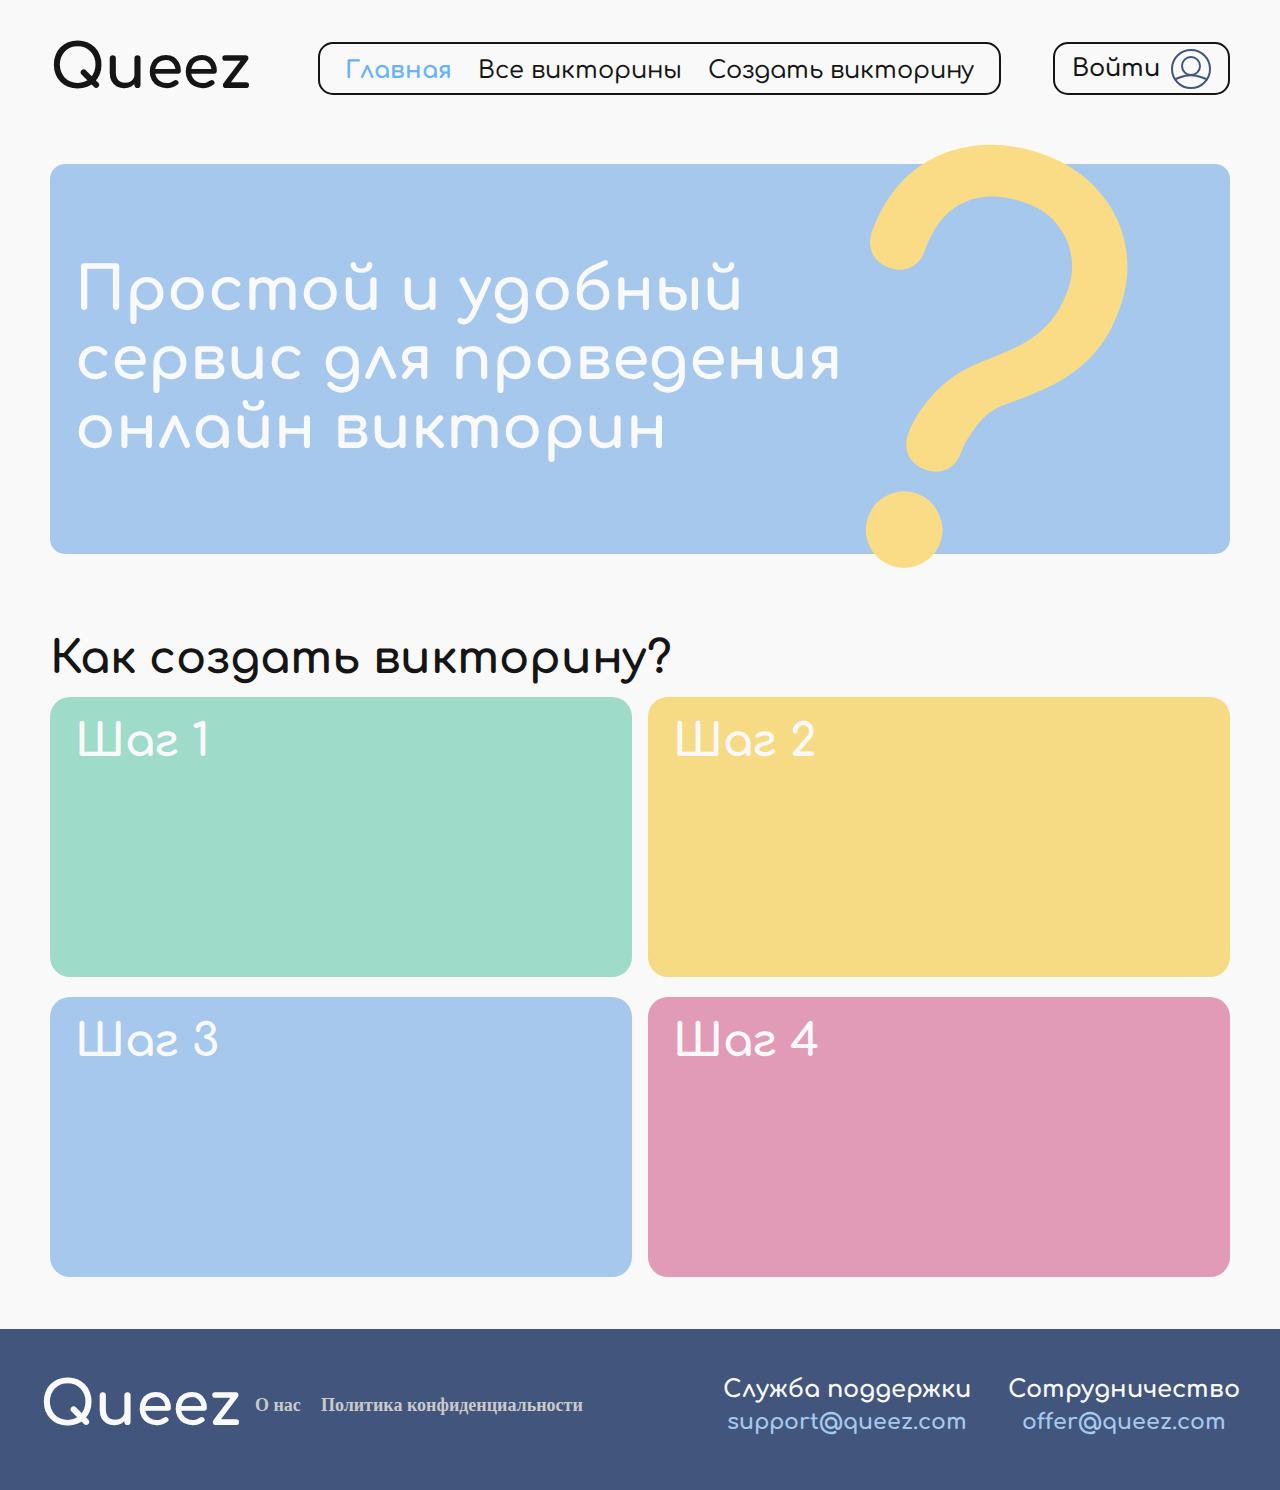
<file: index.html>
<!DOCTYPE html>
<html lang="en">

<head>
	<meta charset="UTF-8">
	<link rel="preconnect" href="https://fonts.googleapis.com">
	<link rel="preconnect" href="https://fonts.gstatic.com" crossorigin>
	<link
		href="https://fonts.googleapis.com/css2?family=Comfortaa:wght@300;400;500;600;700&family=Roboto:ital,wght@0,400;1,700&family=Space+Mono&display=swap"
		rel="stylesheet">
	<link href="css/normalize.css" rel="stylesheet">
	<link href="css/style.css" rel="stylesheet">
	<meta name="viewport" content="width=device-width, initial-scale=1.0">
	<title>Queez</title>
	<script defer src="./script.js"></script>
</head>

<body>
	<header class="header">
		<div class="container header__container">
			<div class="logo">
				<h1 class="Queez">Queez</h1>
			</div>
			<nav class="site-nav">
				<ul class="nav-list">
					<li class="nav-list-item active-page"><a href="#">Главная</a></li>
					<li class="nav-list-item"><a href="#">Все викторины</a></li>
					<li class="nav-list-item"><a href="vict.html">Создать викторину</a></li>
				</ul>
			</nav>
			<button class="login__btn">
				<!-- <a href="#" class="login">Войти</a> -->
				<p class="login__text">Войти</p>

				<img src="./img/icon.svg">
			</button>
		</div>
	</header>

	<main>
		<section id="hero">
			<div class="container hero__container">
				<div class="hero_content">
					<p class="h1-title">Простой и удобный сервис для проведения онлайн викторин</p>
				</div>
				<img class="hero__back" src="./img/_.png">
			</div>
		</section>

		<section id="how">
			<div class="container how__container">
				<h2 class="how__title">Как создать викторину?</h2>
				<ul class="how__list">
					<li class="how__item step-one">
						<div class="how__item-content">
							<h3 class="how__item-title">Шаг 1</h3>
							<p></p>
						</div>
					</li>
					<li class="how__item step-two">
						<div class="how__item-content">
							<h3 class="how__item-title">Шаг 2</h3>
							<p></p>
						</div>
					</li>
					<li class="how__item step-three">
						<div class="how__item-content">
							<h3 class="how__item-title">Шаг 3</h3>
							<p></p>
						</div>
					</li>					
					<li class="how__item step-four">
						<div class="how__item-content">
							<h3 class="how__item-title">Шаг 4</h3>
							<p></p>
						</div>
					</li>
				</ul>
			</div>
		</section>
	</main>

	<footer class="footer">
		<section id="footer">
			<div class="container footer__container">

				<div class="footer-logo">
					<h1 class="Queez">Queez</h1>
				</div>

				<ul class="footer-nav">
					<li class="footer-nav-item">
						<a class="footer__item-link" href="#">О нас</a>
					</li>
					<li class="footer-nav-item">
						<a class="footer__item-link" href="#">Политика конфиденциальности</a>
					</li>
				</ul>

				<address class="footer__contact">
					<h3 class="contact-title">Служба поддержки</h3>
					<p class="source"><a href="#">support@queez.com</a></p>
				</address>

				<address class="footer__contact">
					<h3 class="contact-title">Сотрудничество</h3>
					<p class="source"><a href="#">offer@queez.com</a></p>
				</address>

			</div>
		</section>
	</footer>
</body>

</html>
</file>
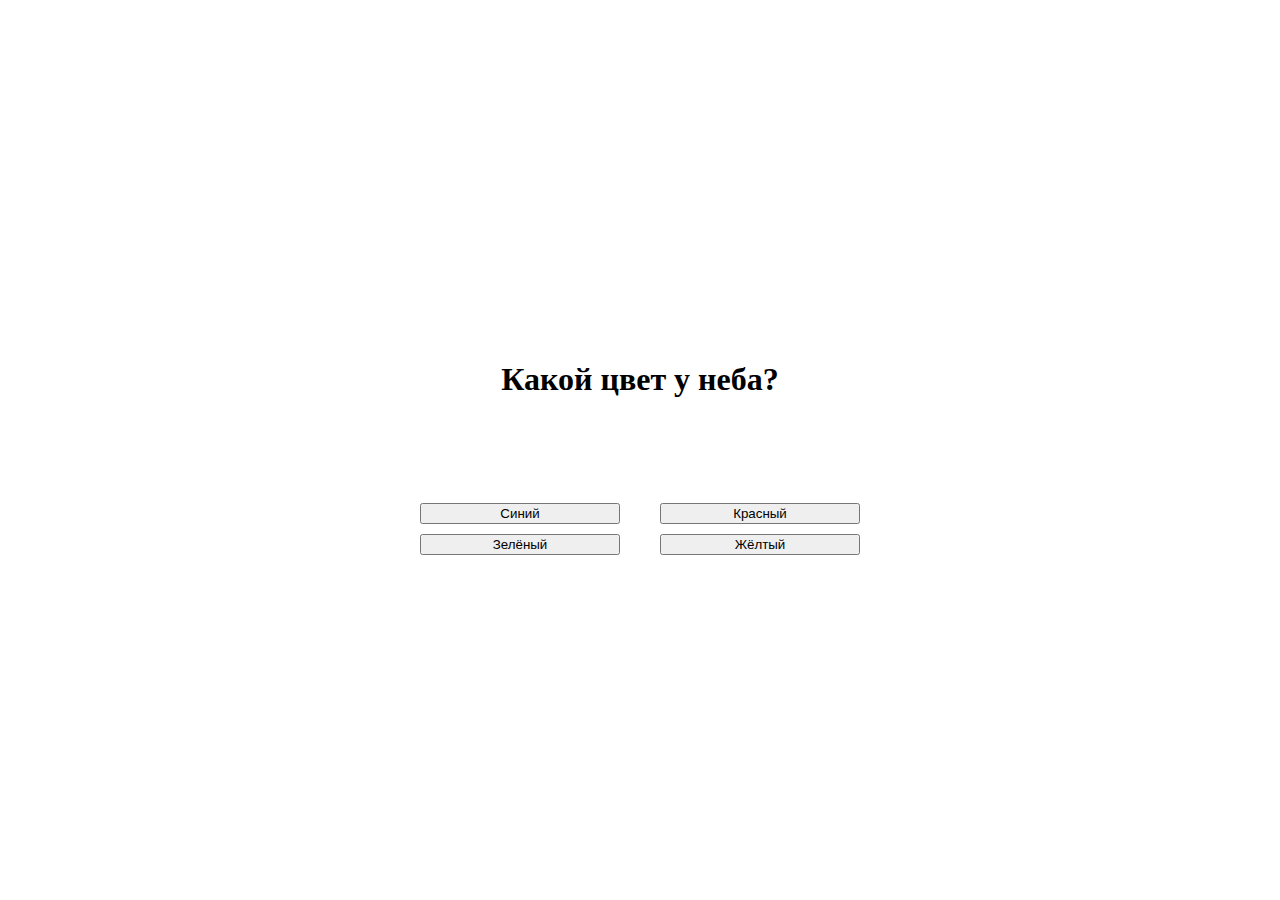
<file: game.html>
<!DOCTYPE html>
<html lang="ru">
<head>
	<meta charset="UTF-8">
	<meta name="viewport" content="width=device-width, initial-scale=1.0">
	<title>Game</title>
	<style>
		body, html {
				height: 100%;
				margin: 0;
				display: flex;
				flex-direction: column;
				justify-content: center;
				align-items: center;
		}
		#question {
				text-align: center;
				margin-bottom: 100px;
		}
		.answers {
				display: flex;
				justify-content: center;
		}
		.column {
				display: flex;
				flex-direction: column;
				align-items: center;
				margin: 0 20px;
		}
		button {
			width: 200px;
			margin: 5px 0;
		}
</style>
	<script>
		var answer1 = 'Синий';
		var answer2 = 'Зелёный';
		var answer3 = 'Красный';
		var answer4 = 'Жёлтый';
		var question = 'Какой цвет у неба?';
	</script>
</head>
<body>
	<h1 id="question">Загрузка</h1>
	<div class="answers">
		<div class="column">
			<button id="answer1">Загрузка</button>
			<button id="answer2">Загрузка</button>
		</div>
		<div class="column">
			<button id="answer3">Загрузка</button>
			<button id="answer4">Загрузка</button>
		</div>
	</div>
	<script>
		fetch('options.json')
			.then(response => response.json())
			.then(data => {
				document.getElementById('question').innerHTML = data.question;
				for (let i = 0; i < data.answers.length; i++) {
					document.getElementById('answer' + (i + 1)).innerHTML = data.answers[i];
				}
			});
	</script>
</body>
</html>
</file>
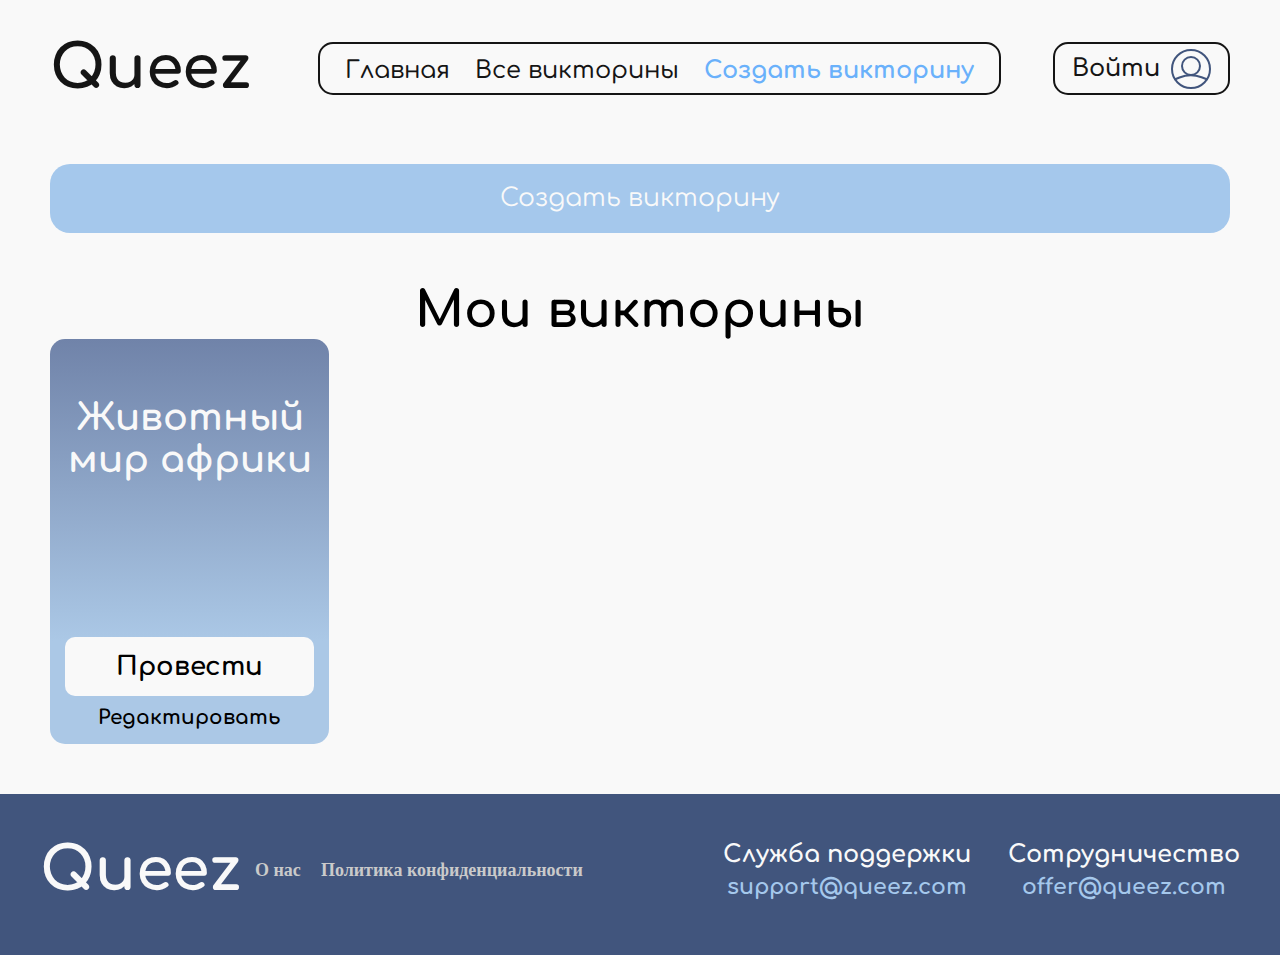
<file: vict.html>
<!DOCTYPE html>
<html lang="en">

<head>
	<meta charset="UTF-8">
	<link rel="preconnect" href="https://fonts.googleapis.com">
	<link rel="preconnect" href="https://fonts.gstatic.com" crossorigin>
	<link
		href="https://fonts.googleapis.com/css2?family=Comfortaa:wght@300;400;500;600;700&family=Roboto:ital,wght@0,400;1,700&family=Space+Mono&display=swap"
		rel="stylesheet">
	<link href="css/normalize.css" rel="stylesheet">
	<link href="css/style.css" rel="stylesheet">
	<meta name="viewport" content="width=device-width, initial-scale=1.0">
	<title>Queez</title>
	<script defer src="./script.js"></script>
</head>

<body>
	<header class="header">
		<div class="container header__container">
			<div class="logo">
				<h1 class="Queez">Queez</h1>
			</div>
			<nav class="site-nav">
				<ul class="nav-list">
					<li class="nav-list-item"><a href="index.html">Главная</a></li>
					<li class="nav-list-item"><a href="#">Все викторины</a></li>
					<li class="nav-list-item active-page"><a href="#">Создать викторину</a></li>
				</ul>
			</nav>
			<button class="login__btn">
				<!-- <a href="#" class="login">Войти</a> -->
				<p class="login__text">Войти</p>

				<img src="./img/icon.svg">
			</button>
		</div>
	</header>

	<main>
    <section id="create">
      <div class="container create__container"> 
				<a href="create.html" class="create__content">
					Создать викторину
				</a>
      </div>
    </section>

    <section id="my">
      <div class="container my__container"> 
        <h1 class="my__title">Мои викторины</h1>
				<ul id="my_victs" class="my_victs">
					<li class="vict">
						<h3 class="vict-title">Животный мир африки</h3>

						<div class="vict-btns"> 
							<button class="vict-start-btn">Провести</button>
							<button class="vict-edit-btn">Редактировать</button>
						</div>
					</li>
				</ul>
      </div>
    </section>
	</main>

	<footer class="footer">
		<section id="footer">
			<div class="container footer__container">

				<div class="footer-logo">
					<h1 class="Queez">Queez</h1>
				</div>

				<ul class="footer-nav">
					<li class="footer-nav-item">
						<a class="footer__item-link" href="#">О нас</a>
					</li>
					<li class="footer-nav-item">
						<a class="footer__item-link" href="#">Политика конфиденциальности</a>
					</li>
				</ul>

				<address class="footer__contact">
					<h3 class="contact-title">Служба поддержки</h3>
					<p class="source"><a href="#">support@queez.com</a></p>
				</address>

				<address class="footer__contact">
					<h3 class="contact-title">Сотрудничество</h3>
					<p class="source"><a href="#">offer@queez.com</a></p>
				</address>

			</div>
		</section>
	</footer>
</body>

</html>
</file>
<file: css/style.css>
html {
  box-sizing: inherit;
}

*,
*::before,
*::after {
  box-sizing:inherit;
}

a {
  color: inherit;
  text-decoration: none;
}

.d-none {
	display: none;
}

body {
	background-color: #f9f9f9;
	font-family: "Comfortaa";
	font-weight: 400;
	color: #151515;
}

.container {
	max-width: 1200px;
	margin: 0 auto;
	padding: 0 50px;
}

.logo {
	margin-right: auto;
}

.header__container{
	display: flex;
	padding-top: 34px;
	align-items: center;

	margin-bottom: 61px;
}

.Queez {
	font-weight: bold;
	font-size: 60px;
	margin: 0;
}

.site-nav {
	align-items: center;
	padding: 0;
	width: 683px;
	height: 53px;
	border: 2px solid #151515;
	border-radius: 15px;

	box-sizing: border-box;
	padding: 17px 25px;

	margin-right: 52px;
}


.nav-list {
	/* display: inline-flex; */
	margin: 0;
	padding: 0;
	display: flex;
	flex-direction: row;
	justify-content: space-between;
	list-style: none;
}




.nav-list-item {
	color: #151515;
	text-align: center;
	
	font-family: Comfortaa;
	font-size: 24px;
	font-style: normal;
	font-weight: 500;
	line-height: 19px;
}

.active-page {
	color: #6AB1FB;
	text-align: center;
	font-family: Comfortaa;
	font-size: 24px;
	font-style: normal;
	font-weight: 700;	
}

.login__btn {
	border: 2px solid #151515;
	border-radius: 15px;
	background-color: transparent;
	width: 177px;
	height: 53px;

	display: flex;
	align-items: center;
	box-sizing: border-box;
	padding: 0 17px;

	/* background-image: url('../img/icon.svg');
	background-repeat: no-repeat;
	background-position: right center; */
}

.login__text {
	color: #151515;
	text-align: center;
	font-family: Comfortaa;
	font-size: 24px;
	font-style: normal;
	font-weight: 600;
	line-height: normal;
	margin: 0;
	margin-right: auto;
}

.login__btn:hover {
	background-color: #151515;
}

.hero__container {
	display: flex;
	/* background-image: url('../img/back.svg'); */
	min-height: 390px;
	align-items: center;
	margin-bottom: 79px;
}

.hero__back {
	position:absolute;
	left:60%;
}

.hero_content {
	display: flex;
	background-color: #A5C8EC;
	border-radius: 15px;
	padding-left: 25px;
	min-height: 390px;
	width: 100%;
	align-items: center;
}


.h1-title {
	margin: 0;
	font-weight: bold;
	font-size: 60px;
	color: #f9f9f9;
	z-index: 1;
	max-width: 790px;
}

/* .question {
	font-weight: bold;
	font-size: 550px;
	color: #f9dc85;
	z-index: 100;
	-moz-transform: rotate(19.56deg);
	-webkit-transform: rotate(19.56deg);
	-o-transform: rotate(19.56deg);
	-ms-transform: rotate(19.56deg);
	transform: rotate(19.56deg);
	margin-left: 1042px;
	margin-top: 52px;
	width: 301px;
	height: 613px;
} */

.how__container {
	margin-bottom: 52px;
}

.how__title {
	margin: 0;
	font-weight: bold;
	font-size: 45px;
	margin-bottom: 12px;
}

.how__list {
	display: flex;
	list-style: none;
	flex-wrap: wrap;
	margin: 0;
	padding: 0;
}

.how__item {
	width: 582px;
	height: 280px;
	border-radius: 20px;
	box-sizing: border-box;
	padding: 19px 25px;

}

.how__item:not(:nth-child(2n)) {
	margin-right: auto;
}

.how__item:nth-child(-n+2) {
	margin-bottom: 20px;
}

.step-one {
	background-color: #9FDBC9;
}

.step-two {
	background-color: #F7DA84;
}

.step-three {
	background-color: #A5C8EC;
}

.step-four {
	background-color: #E29BB6;
}

.how__item-title {
	margin: 0;
	color: #F9F9F9;
	font-family: Comfortaa;
	font-size: 45px;
	font-style: normal;
	font-weight: 700;
	line-height: normal;
}

.main-section {
	display: inline-block;
	background-color: #A5C8EC;
	border-radius: 15px;
	width: 1200px;
	height: 390px;
	margin-top: 61px;
}

.footer {
	background-color: #41557D;
}

.footer__container {
	display: flex;
	align-items: center;
	padding: 42px 0px 50px 0px;
}

.footer-logo {
	color: #F9F9F9;
	margin-right: 14px;
}

.footer-nav {
	list-style: none;
	display: flex;
	margin: 0;
	padding: 0;
	margin-right: auto;
}

.footer-nav-item {
	color: #CACACA;

	font-family: Montserrat;
	font-size: 18px;
	font-style: normal;
	font-weight: 600;
	line-height: 200%;
	display: flex;
}

.footer-nav-item:not(:last-child){
	margin-right: 20px;
}

.footer__contact:not(:last-child){
	margin-right: 37px;
}


.contact-title {
	margin: 0;
	padding: 0;
	margin-bottom: 7px;

	color: #F9F9F9;
	font-family: Comfortaa;
	font-size: 24px;
	font-style: normal;
	font-weight: 700;
	line-height: normal;
}

.source {
	margin: 0;
	padding: 0;

	color: #A5C8EC;
	text-align: center;
	font-family: Comfortaa;
	font-size: 22px;
	font-style: normal;
	font-weight: 700;
	line-height: normal;	
}


/* VICT.HTML *//* VICT.HTML *//* VICT.HTML *//* VICT.HTML *//* VICT.HTML *//* VICT.HTML */

.create__container {
	margin-bottom: 50px;
}

.create__content {
	border: none;
	display: flex;
	width: 100%;
	background-color: #A5C8EC;
	border-radius: 20px;
	box-sizing: border-box;
	padding: 20px;
	align-items: center;
	justify-content: center;

	color: #F9F9F9;
	font-size: 25px;
}
.create__content:hover {
	outline: 3px solid #E29BB6;
}


.my__container {
	margin-bottom: 50px;
}

.my__title {
	margin: 0;
	padding: 0;
	color: #000;
	text-align: center;
	font-family: Comfortaa;
	font-size: 50px;
	font-style: normal;
	font-weight: 700;
	line-height: normal;	
}


.my_victs {
	margin: 0;
	padding: 0;
	list-style: none;
}

.vict {
	width: 249px;
	height: 332px;
	background: linear-gradient(180deg, #7083A9 0%, #ABC8E6 74.48%);
	border-radius: 15px;

	display: flex;
	flex-direction: column;
	justify-content: space-between;

	padding: 58px 15px 15px 15px;
}

.vict-title {
	margin: 0;

	color: #F9F9F9;
	text-align: center;
	font-family: Comfortaa;
	font-size: 37px;
	font-style: normal;
	font-weight: bold;
	line-height: normal;
}

.vict-start-btn {
	border-radius: 10px;
	background: #F9F9F9;

	width: 100%;
	box-sizing: border-box;
	padding: 15px;
	border: 0;
	color: #000;

	text-align: center;
	font-family: Comfortaa;
	font-size: 26px;
	font-style: normal;
	font-weight: 700;
	line-height: normal;	

	margin-bottom: 10px;
}

.vict-edit-btn {
	background: transparent;
	border: 0;
	padding: 0;

	width: 100%;
	color: #000;
	text-align: center;
	font-family: Comfortaa;
	font-size: 20px;
	font-style: normal;
	font-weight: 700;
	line-height: normal;
}

/* CREATE.HTML *//* CREATE.HTML *//* CREATE.HTML *//* CREATE.HTML *//* CREATE.HTML *//* CREATE.HTML */

.creation__container {
	/* border: 3px solid #E29BB6; */
	display: flex;
	/* background-color: #000; */
	/* height: fit-content; */
	height: 1500px;
}

.creation__slides {
	width: 330px;
	height: 100%;
	background-color: #9FDBC9;
	box-sizing:border-box;
	/* padding: 0 10px; */
}

.creation_form {
	padding: 50px;
	width: 100%;
	display: flex;
	align-items: center;
	text-align:center;
	flex-direction: column;
}

/*  *//*  *//*  *//*  *//*  *//*  *//*  *//*  *//*  *//*  *//*  *//*  */
input::-webkit-input-placeholder {
	color: white;
	}
	
	input:-moz-placeholder { /* Firefox 18- */
		color: whitesmoke;
	}
	
	input::-moz-placeholder { /* Firefox 19+ */
		color: whitesmoke;
	}
	
	input:-ms-input-placeholder {
		color: whitesmoke;
	}
/*  *//*  *//*  *//*  *//*  *//*  *//*  *//*  *//*  *//*  *//*  */


.form__question {
	border: none;
	background-color: #9FDBC9;
	color: #f9f9f9;
	width: 80%;
	height: 100px;

	box-sizing: border-box;

	font-family: Comfortaa;
	font-size: 50px;
	border-radius: 20px;
	text-align: center; 
	font-weight:800;

	margin-bottom: 60px;
}

.form__question:hover {

}

.form__question:focus {
	outline: none;
}

.form__question:active {
	outline: none;
}

.preview {
	width: 55%;
	height: 300px;
	background-color: #9FDBC9;
	border-radius: 20px;

	display: flex;
	justify-content: center;
	text-align: center;
	align-items: center;

	margin-bottom: 20px;
}

.preview__text {
	font-size: 30px;
	color: #f9f9f9;
}

.preview__image {
	height: 100%;
}

.form__image {
	margin-bottom: 55px;
}

.options {
	width: 80%;
	height: fit-content;
	display: flex;
	/* flex-wrap: wrap; */
}

.option {
	width: 80%;
	height: 100px;
	border-radius: 20px;
	display: flex;
	align-items: center;
	/* justify-content: center; */

	box-sizing: border-box;
	padding: 30px;
}
.option:not(:last-child) {
	margin-bottom: 20px;
}

.option-one {
	background-color: #9FDBC9;
}
.option-three {
	background-color: #F7DA84;
}
.option-four {
	background-color: #A5C8EC;
}
.option-two {
	background-color: #E29BB6;
}

.options-item {
	border: none;
	width: 100%;
	min-height: 100px;
	background-color: transparent;

	color:#F9F9F9;
	font-size: 50px;

	text-align: center;

}

.options-item:focus {
	outline: none;
}

/* .options-item:nth-child(2n+1){
	margin-right: 20px;
} */

.options-item:not(:last-child){
	margin-bottom: 20px;
}

.option-cb {
	margin: 0;
	padding: 0;
	min-width: 50px;
	height: 50px;

	background-color: #F9F9F9;
	border: none;
	border-radius: 10px;
	margin-right: 40px;
}

.option-selected {
	background-image: url('../img/cross.png');
	background-repeat: no-repeat;
	background-size: cover;
	background-position: center;
}
</file>
